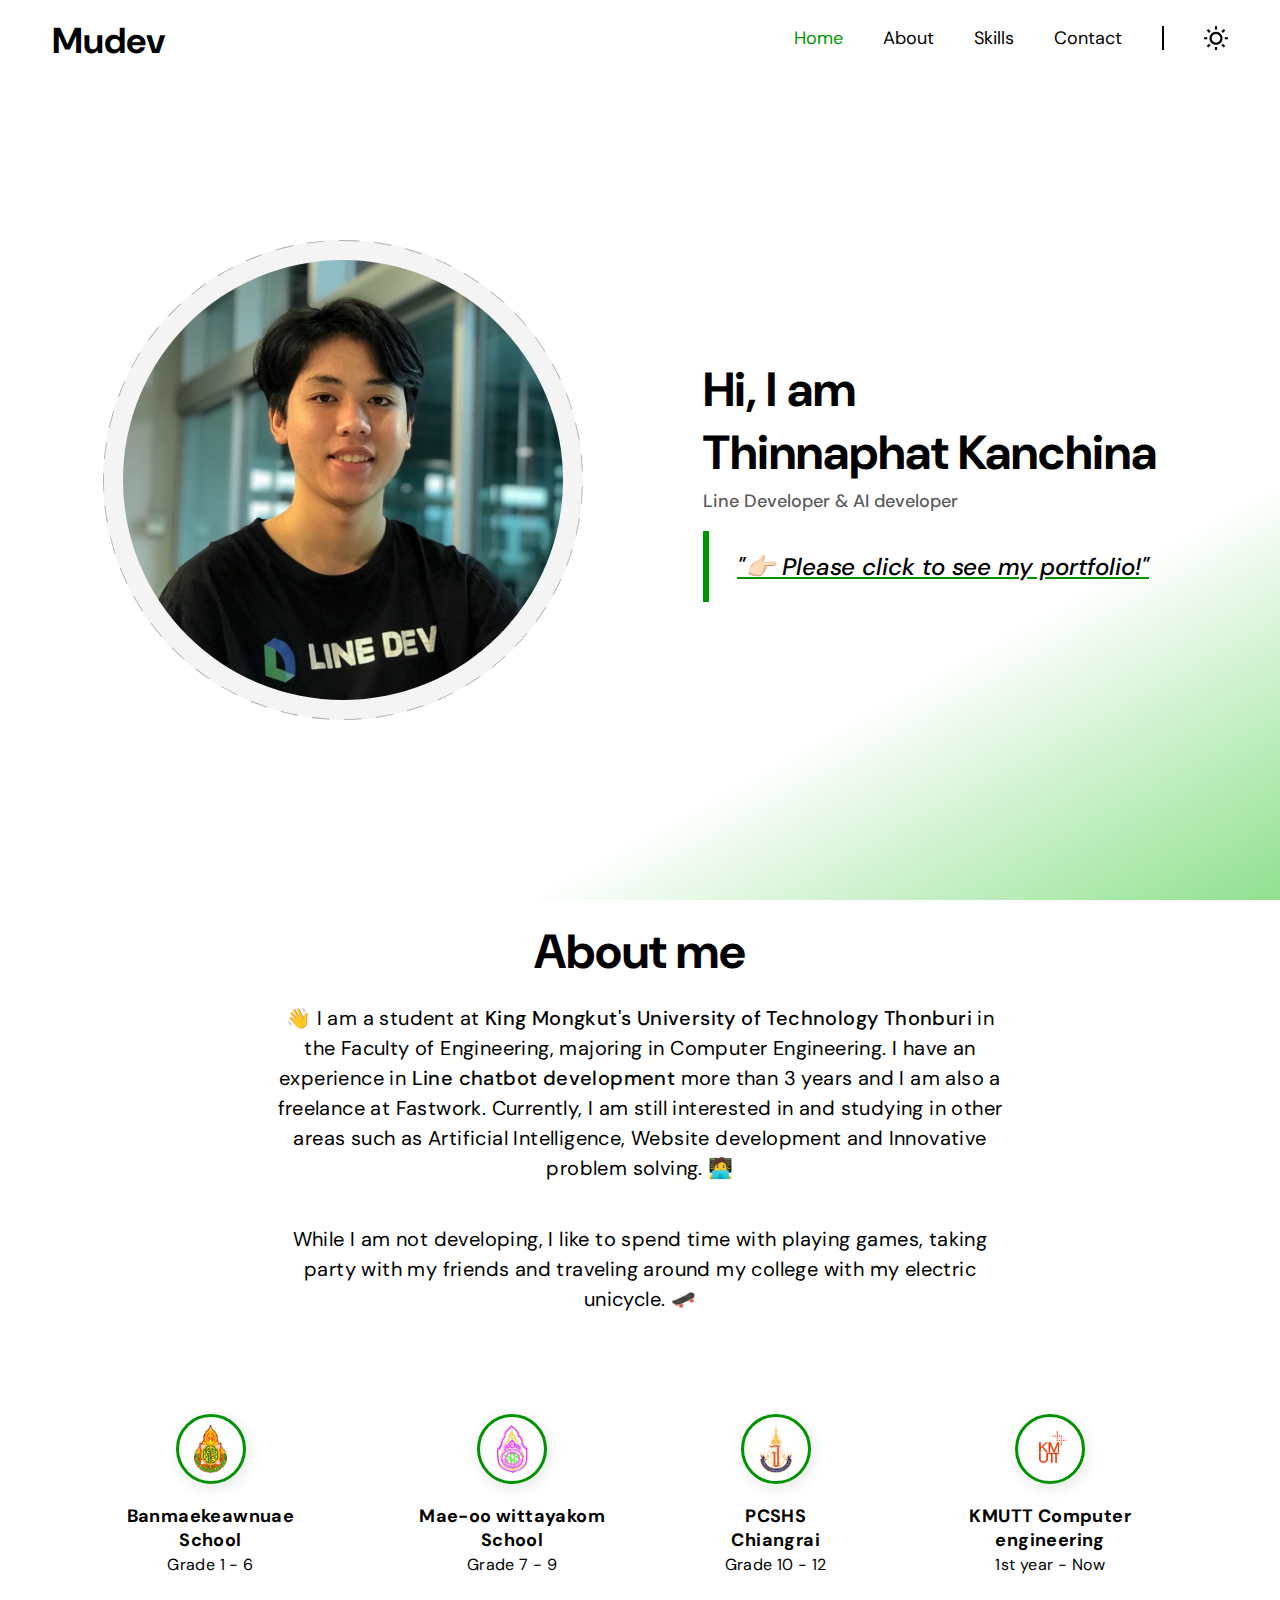
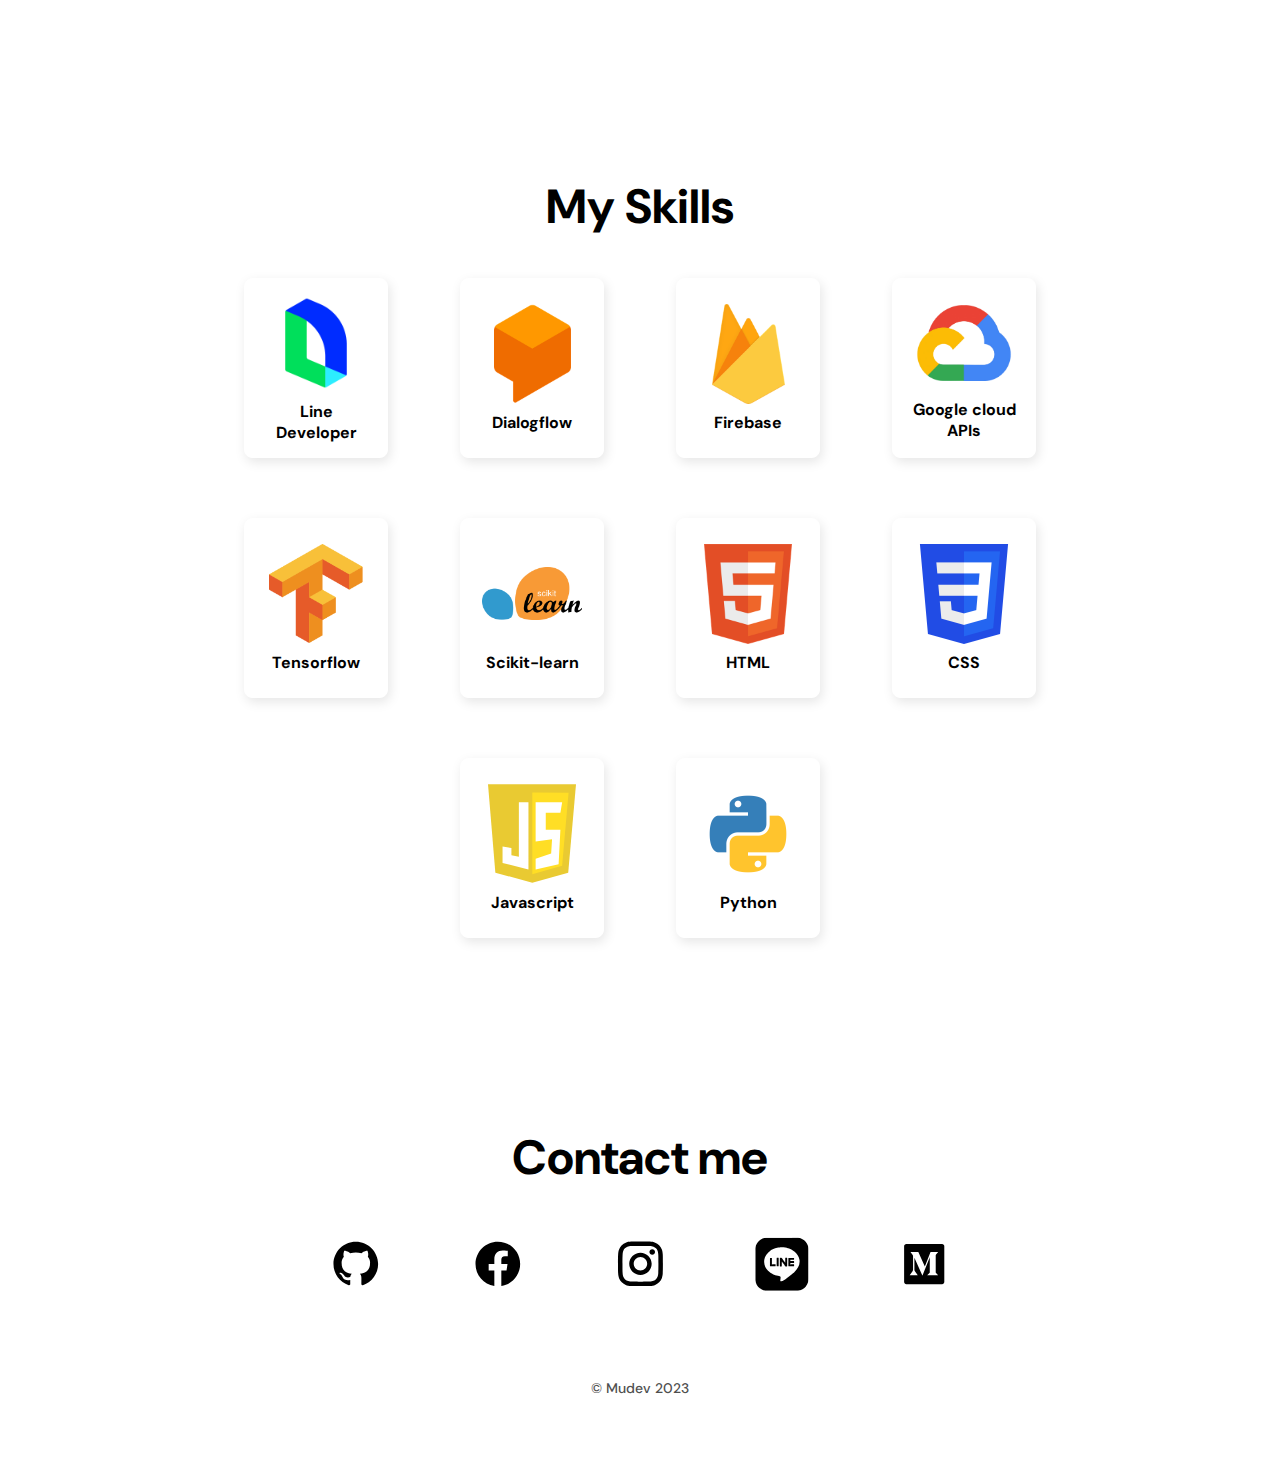
<file: index.html>
<!DOCTYPE html>
<html lang="en">

<head>
    <meta charset="UTF-8">
    <meta name="viewport" content="width=device-width, initial-scale=1.0">
    <title>Mudev</title>

    <link rel="shortcut icon" href="./assets/tab-logo.ico" type="image/x-icon">
    <link rel="stylesheet" href="style.css">

    <link rel="preconnect" href="https://fonts.googleapis.com">
    <link rel="preconnect" href="https://fonts.gstatic.com" crossorigin>
    <link
        href="https://fonts.googleapis.com/css2?family=Chakra+Petch:wght@300&family=DM+Sans:ital,opsz,wght@0,9..40,400;0,9..40,500;0,9..40,700;1,9..40,500&family=Kanit:wght@200;300;400;500&display=swap"
        rel="stylesheet">
</head>

<body>

    <!-- Navbar -->
    <nav class="navbar">
        <h1>Mudev</h1>

        <ul class="nav-menu">
            <li class="navitem"><a href=".hero" class="active">Home</a></li>
            <li class="navitem"><a href=".about_me">About</a></li>
            <li class="navitem"><a href=".my_skills">Skills</a></li>
            <li class="navitem"><a href=".contact_me">Contact</a></li>
            <li><span class="line-span-nav"></span></li>
            <li id="theme-toggle">
                <img src="./assets/light.svg" alt="light mode" id="theme-icon">
            </li>
        </ul>
    </nav>

    <!-- Container -->
    <div class="container">

        <!-- Hero -->
        <div class="hero" id="hero">
            <div class="image-profile">
                <div class="img-box">
                    <img src="./assets/profile.png" alt="profile">
                </div>
            </div>
            <div class="describe-box">
                <h2>Hi, I am</h2>
                <div class="loader">
                    <h2>Thinnaphat Kanchina</h2>
                </div>
                <p>Line Developer & AI developer</p>

                <div class="quote">
                    <a href="https://drive.google.com/file/d/1EUzDxtphLqWc12WTOeErF1FswBk91vkL/view"><h3>"👉🏻 Please click to see my portfolio!"</h3></a>
                </div>
            </div>
        </div>

        <!-- About me -->
        <div class="about-me" id="about_me">
            <h2>About me</h2>
            <div class="paragraph">
                <p>👋 I am a student at <b>King Mongkut's University of Technology Thonburi</b> in the Faculty of
                    Engineering,
                    majoring in Computer Engineering. I have an experience in <b>Line chatbot development</b> more than
                    3 years
                    and I am also a freelance at Fastwork. Currently, I am still interested in and studying in other
                    areas
                    such as Artificial Intelligence, Website development and Innovative problem solving. 🧑‍💻
                </p>
                <br>
                <p>
                    While I am not developing, I like to spend time with playing games, taking party with my friends and
                    traveling around my college with my electric unicycle. 🛹
                </p>
            </div>

            <div class="edu-box">
                <div class="item">
                    <div class="school-img">
                        <img src="./assets/school1.png">
                    </div>
                    <p class="school-name">Banmaekeawnuae School</p>
                    <p class="grade">Grade 1 - 6</p>
                </div>
                <div class="item">
                    <div class="school-img">
                        <img src="./assets/school2.jpg">
                    </div>
                    <p class="school-name">Mae-oo wittayakom School</p>
                    <p class="grade">Grade 7 - 9</p>
                </div>
                <div class="item">
                    <div class="school-img">
                        <img src="./assets/school3.png">
                    </div>
                    <p class="school-name">PCSHS Chiangrai</p>
                    <p class="grade">Grade 10 - 12</p>
                </div>
                <div class="item">
                    <div class="school-img">
                        <img src="./assets/school4.png">
                    </div>
                    <p class="school-name">KMUTT Computer engineering</p>
                    <p class="grade">1st year - Now</p>
                </div>
            </div>
        </div>

        <!-- My Skills -->
        <div class="my-skills" id="my_skills">
            <h2>My Skills</h2>
            <div class="skills-box">
                <div class="item">
                    <div class="skill-img">
                        <img src="./assets/sk1.png">
                    </div>
                    <p class="skill-name">Line Developer</p>
                </div>

                <div class="item">
                    <div class="skill-img">
                        <img src="./assets/sk2.png">
                    </div>
                    <p class="skill-name">Dialogflow</p>
                </div>

                <div class="item">
                    <div class="skill-img">
                        <img src="./assets/sk3.png">
                    </div>
                    <p class="skill-name">Firebase</p>
                </div>

                <div class="item">
                    <div class="skill-img">
                        <img src="./assets/sk4.png">
                    </div>
                    <p class="skill-name">Google cloud APIs</p>
                </div>

                <div class="item">
                    <div class="skill-img">
                        <img src="./assets/sk5.png">
                    </div>
                    <p class="skill-name">Tensorflow</p>
                </div>

                <div class="item">
                    <div class="skill-img">
                        <img src="./assets/sk6.png">
                    </div>
                    <p class="skill-name">Scikit-learn</p>
                </div>

                <div class="item">
                    <div class="skill-img">
                        <img src="./assets/sk7.png">
                    </div>
                    <p class="skill-name">HTML</p>
                </div>

                <div class="item">
                    <div class="skill-img">
                        <img src="./assets/sk8.png">
                    </div>
                    <p class="skill-name">CSS</p>
                </div>

                <div class="item">
                    <div class="skill-img">
                        <img src="./assets/sk9.svg">
                    </div>
                    <p class="skill-name">Javascript</p>
                </div>

                <div class="item">
                    <div class="skill-img">
                        <img src="./assets/sk10.png">
                    </div>
                    <p class="skill-name">Python</p>
                </div>
            </div>
        </div>

        <!-- Contact me -->
        <div class="contact-me" id="contact_me">
            <h2>Contact me</h2>
            <div class="contact-box">
                <div class="item">
                    <div class="contact-img">
                        <a href="https://github.com/Muaykillz">
                            <img src="./assets/ct1-l.svg">
                        </a>
                    </div>
                </div>

                <div class="item">
                    <div class="contact-img">
                        <a href="https://www.facebook.com/profile.php?id=100004185094386">
                            <img src="./assets/ct2-l.svg">
                        </a>
                    </div>
                </div>

                <div class="item">
                    <div class="contact-img">
                        <a href="https://www.instagram.com/muay_killz/">
                            <img src="./assets/ct3-l.svg">
                        </a>
                    </div>
                </div>

                <div class="item">
                    <div class="contact-img">
                        <a href="https://line.me/ti/p/zVJiwWMuQ6">
                            <img src="./assets/ct4-l.svg">
                        </a>
                    </div>
                </div>

                <div class="item">
                    <div class="contact-img">
                        <a href="https://medium.com/@mzgamer3360">
                            <img src="./assets/ct5-l.svg">
                        </a>
                    </div>
                </div>
            </div>

            <p class="credit">© Mudev 2023</p>
        </div>
    </div>

    <script src="./script.js"></script>

</body>

</html>
</file>
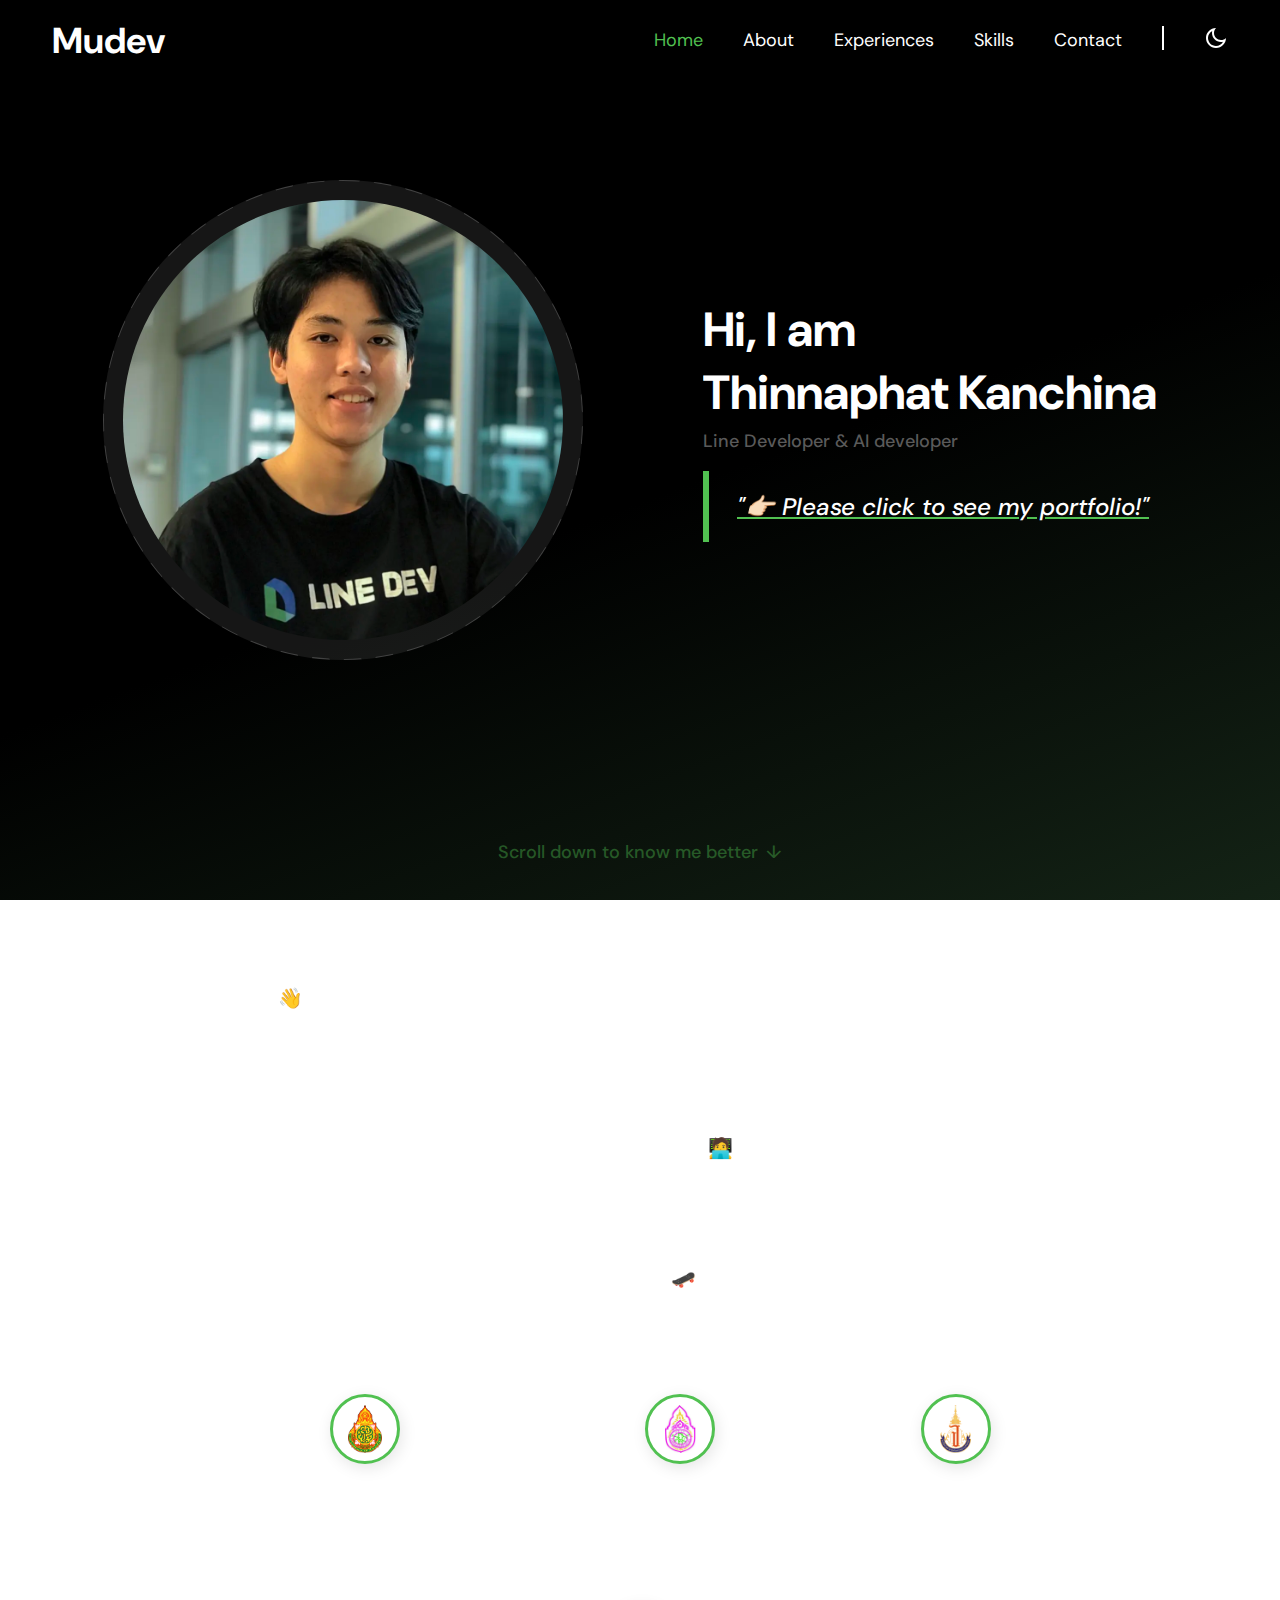
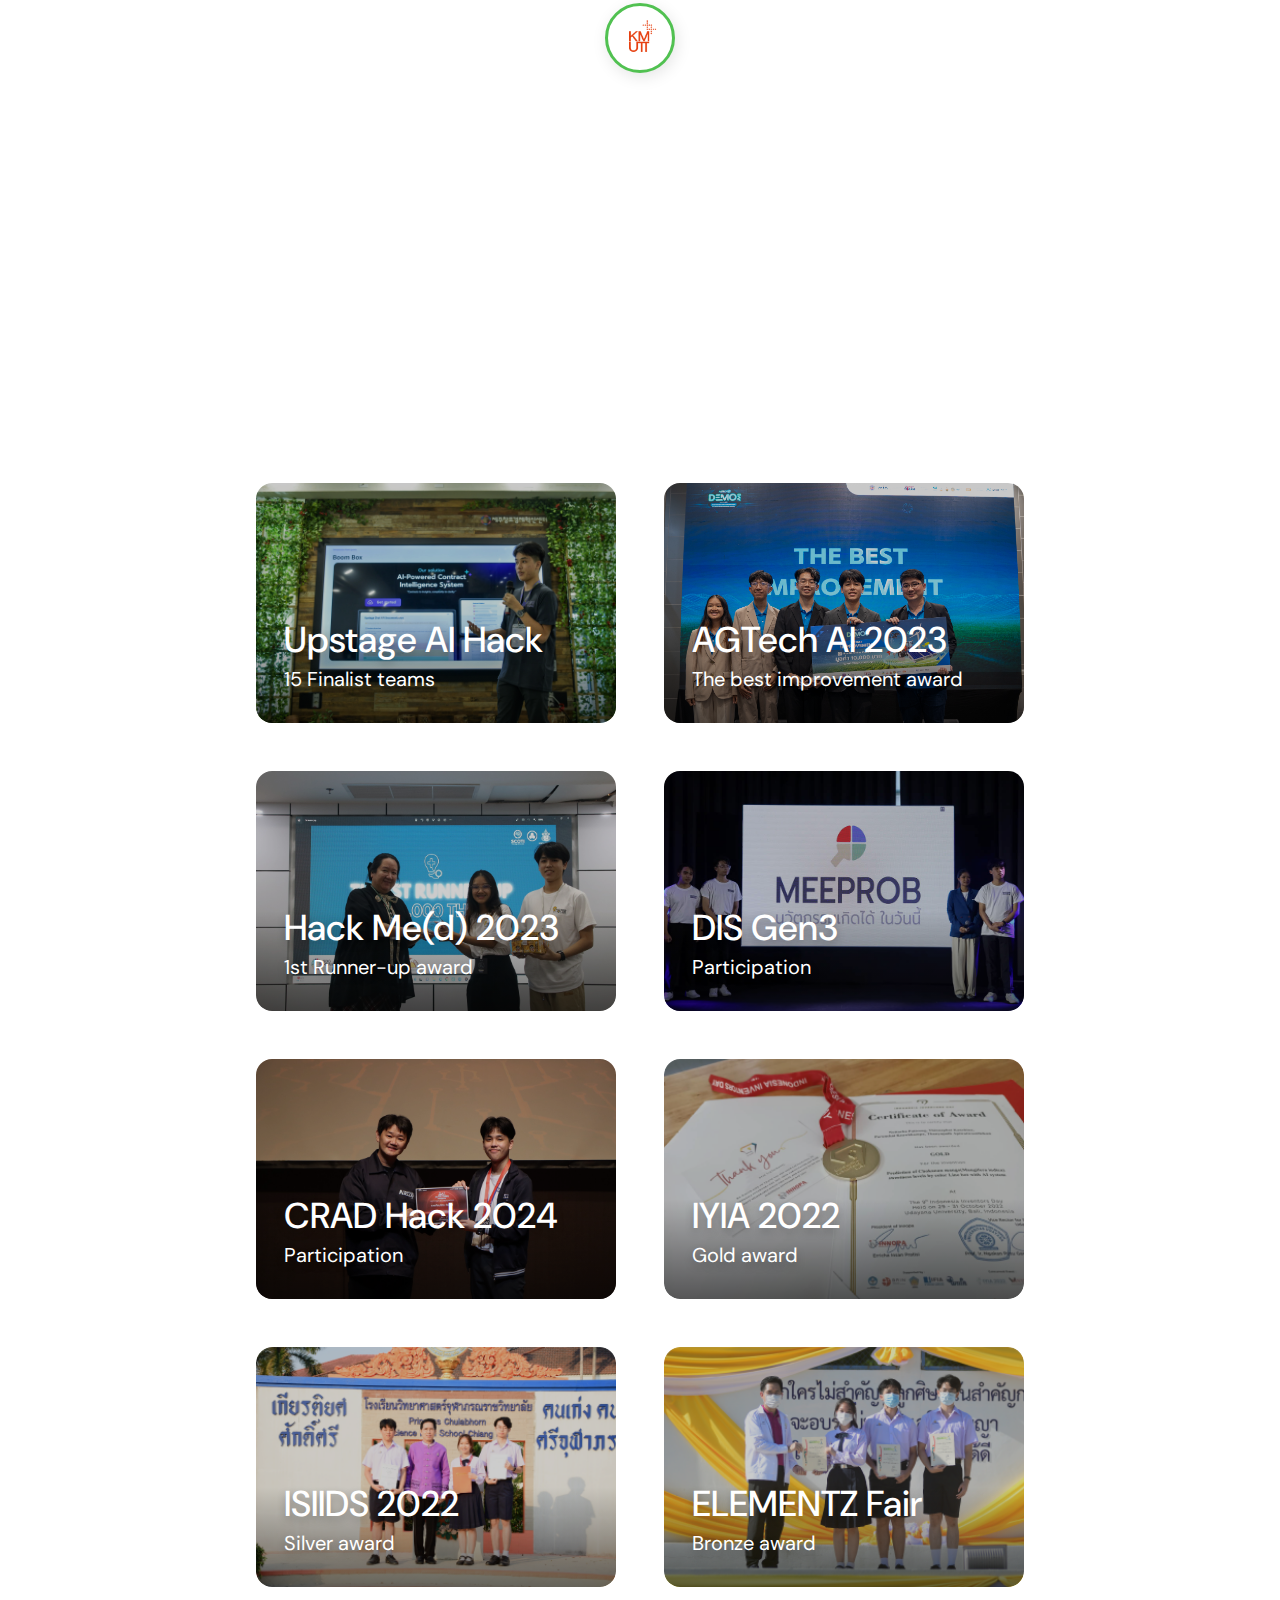
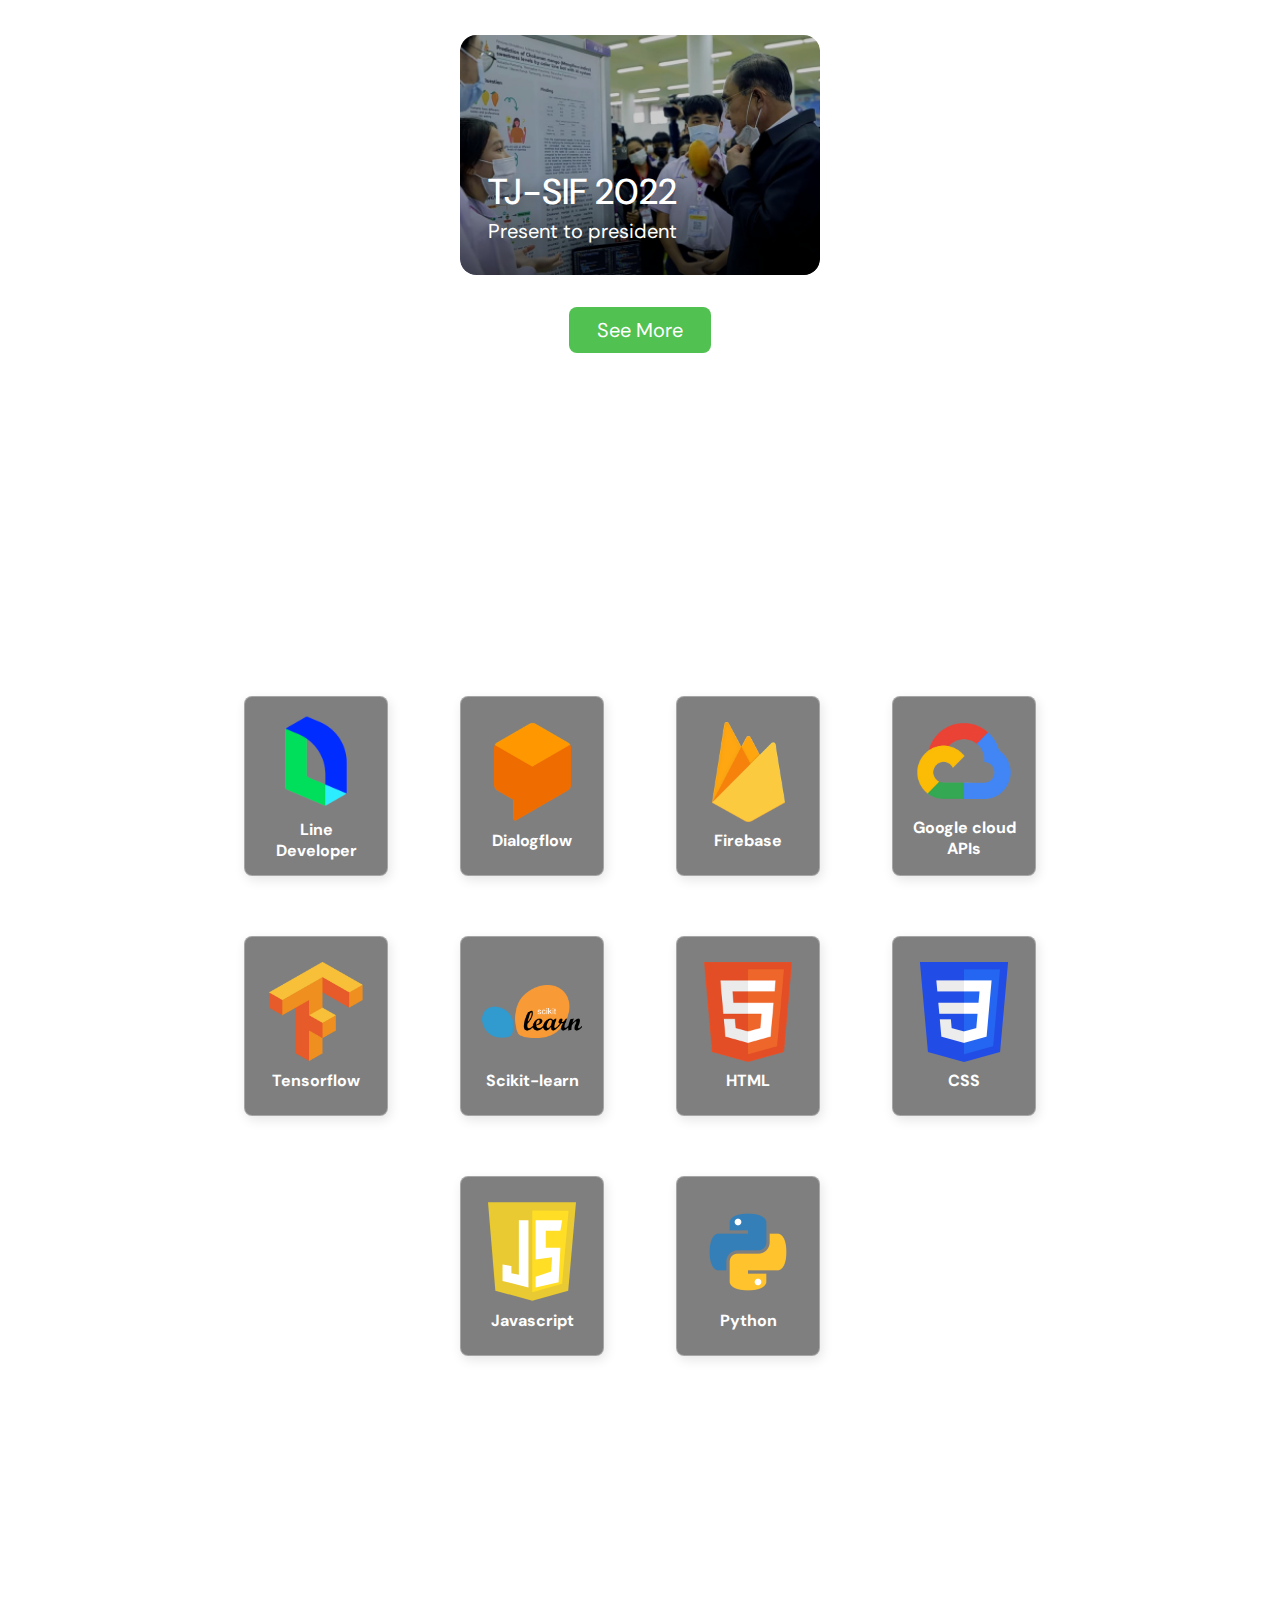
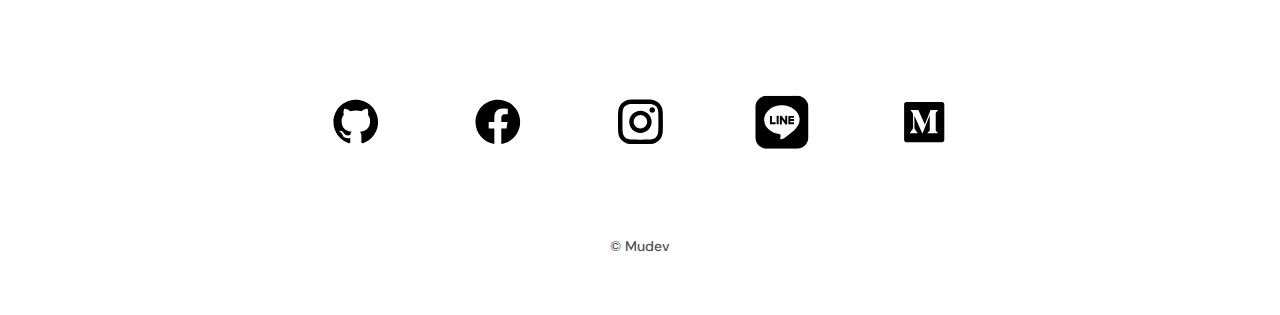
<file: public/index.html>
<!DOCTYPE html>
<html lang="en">
  <head>
    <meta charset="UTF-8" />
    <meta name="viewport" content="width=device-width, initial-scale=1.0" />
    <title>Mudev</title>

    <link
      rel="shortcut icon"
      href="./assets/tab-logo.ico"
      type="image/x-icon"
    />
    <link rel="stylesheet" href="style.css" />
    <link rel="stylesheet" href="style-mobile.css" />

    <link rel="preconnect" href="https://fonts.googleapis.com" />
    <link rel="preconnect" href="https://fonts.gstatic.com" crossorigin />
    <link
      href="https://fonts.googleapis.com/css2?family=Chakra+Petch:wght@300&family=DM+Sans:ital,opsz,wght@0,9..40,300;0,9..40,400;0,9..40,500;0,9..40,700;1,9..40,500&family=Kanit:wght@200;300;400;500&display=swap"
      rel="stylesheet"
    />

    <!-- add social media banner -->
    <meta
      property="og:image"
      content="https://mudev-portfolio.web.app/https://i.ibb.co/4Z9GRN6/Mac-Book-Pro-1718021991448.jpg"
    />
  </head>

  <body>
    <!-- Navbar -->
    <nav class="navbar">
      <h1>Mudev</h1>
      <input
        hidden=""
        class="check-icon"
        id="check-icon"
        name="check-icon"
        type="checkbox"
      />
      <label class="icon-menu" for="check-icon">
        <div class="bar bar--1"></div>
        <div class="bar bar--2"></div>
        <div class="bar bar--3"></div>
      </label>
      <ul class="nav-menu">
        <li class="navitem"><a href=".hero" class="active">Home</a></li>
        <li class="nav-line"></li>
        <li class="navitem"><a href=".about_me">About</a></li>
        <li class="nav-line"></li>
        <li class="navitem"><a href=".experiences">Experiences</a></li>
        <li class="nav-line"></li>
        <li class="navitem"><a href=".my_skills">Skills</a></li>
        <li class="nav-line"></li>
        <li class="navitem"><a href=".contact_me">Contact</a></li>
        <li class="nav-line"></li>
        <li class="nav-item-desktop"><span class="line-span-nav"></span></li>
        <li class="navitem nav-item-desktop" id="theme-toggle-desktop">
          <img
            src="./assets/light.svg"
            alt="light mode"
            id="theme-icon-desktop"
          />
        </li>
        <li class="navitem nav-item-mobile" id="theme-toggle-mobile">
          <div class="theme-switch">
            <img
              src="./assets/light.svg"
              alt="light mode"
              id="theme-icon-mobile"
            />
            <span class="theme-text">Appearance</span>
          </div>
        </li>
      </ul>
    </nav>

    <!-- Container -->
    <div class="container">
      <!-- Hero -->
      <div class="hero" id="hero">
        <div class="image-profile">
          <div class="img-box">
            <img src="./assets/profile.webp" alt="profile" />
          </div>
        </div>
        <div class="describe-box">
          <h2>Hi, I am</h2>
          <div class="loader">
            <h2>Thinnaphat Kanchina</h2>
          </div>
          <p>Line Developer & AI developer</p>

          <div class="quote">
            <a
              href="https://drive.google.com/file/d/1EUzDxtphLqWc12WTOeErF1FswBk91vkL/view"
              target="_blank"
            >
              <h3>"👉🏻 Please click to see my portfolio!"</h3>
            </a>
          </div>
        </div>
      </div>

      <!-- Know me more -->
      <div class="scroll-invite">
        <p>Scroll down to know me better</p>
        <p>↓</p>
      </div>

      <!-- About me -->
      <div class="about-me" id="about_me">
        <h2>About me</h2>
        <div class="paragraph">
          <p>
            👋 I am a student at
            <b>King Mongkut's University of Technology Thonburi</b> in the
            Faculty of Engineering, majoring in Computer Engineering. I have an
            experience in <b>Line chatbot development</b> more than 3 years and
            I am also a freelance at Fastwork. Currently, I am still interested
            in and studying in other areas such as Artificial Intelligence,
            Website development and Innovative problem solving. 🧑‍💻
          </p>
          <br />
          <p>
            While I am not developing, I like to spend time with playing games,
            taking party with my friends and traveling around my college with my
            electric unicycle. 🛹
          </p>
        </div>

        <div class="edu-box">
          <div class="item">
            <div class="school-img">
              <img src="./assets/school1.png" />
            </div>
            <p class="school-name">Banmaekeawnuae School</p>
            <p class="grade">Grade 1 - 6</p>
          </div>
          <div class="item">
            <div class="school-img">
              <img src="./assets/school2.jpg" />
            </div>
            <p class="school-name">Mae-oo wittayakom School</p>
            <p class="grade">Grade 7 - 9</p>
          </div>
          <div class="item">
            <div class="school-img">
              <img src="./assets/school3.png" />
            </div>
            <p class="school-name">PCSHS Chiangrai</p>
            <p class="grade">Grade 10 - 12</p>
          </div>
          <div class="item">
            <div class="school-img">
              <img src="./assets/school4.png" />
            </div>
            <p class="school-name">KMUTT Computer engineering</p>
            <p class="grade">1st year - Now</p>
          </div>
        </div>
      </div>

      <!-- Experiences -->
      <div class="experiences" id="experiences">
        <h2>Experiences</h2>
        <p>Click card to see info.</p>
        <div class="exp-box" id="exp-box"></div>
        <button class="see-more" id="see-more">See More</button>
      </div>

      <!-- My Skills -->
      <div class="my-skills" id="my_skills">
        <h2>My Skills</h2>
        <div class="skills-box">
          <div class="item">
            <div class="skill-img">
              <img src="./assets/sk1.png" />
            </div>
            <p class="skill-name">Line Developer</p>
          </div>

          <div class="item">
            <div class="skill-img">
              <img src="./assets/sk2.png" />
            </div>
            <p class="skill-name">Dialogflow</p>
          </div>

          <div class="item">
            <div class="skill-img">
              <img src="./assets/sk3.png" />
            </div>
            <p class="skill-name">Firebase</p>
          </div>

          <div class="item">
            <div class="skill-img">
              <img src="./assets/sk4.png" />
            </div>
            <p class="skill-name">Google cloud APIs</p>
          </div>

          <div class="item">
            <div class="skill-img">
              <img src="./assets/sk5.png" />
            </div>
            <p class="skill-name">Tensorflow</p>
          </div>

          <div class="item">
            <div class="skill-img">
              <img src="./assets/sk6.png" />
            </div>
            <p class="skill-name">Scikit-learn</p>
          </div>

          <div class="item">
            <div class="skill-img">
              <img src="./assets/sk7.png" />
            </div>
            <p class="skill-name">HTML</p>
          </div>

          <div class="item">
            <div class="skill-img">
              <img src="./assets/sk8.png" />
            </div>
            <p class="skill-name">CSS</p>
          </div>

          <div class="item">
            <div class="skill-img">
              <img src="./assets/sk9.svg" />
            </div>
            <p class="skill-name">Javascript</p>
          </div>

          <div class="item">
            <div class="skill-img">
              <img src="./assets/sk10.png" />
            </div>
            <p class="skill-name">Python</p>
          </div>
        </div>
      </div>

      <!-- Contact me -->
      <div class="contact-me" id="contact_me">
        <h2>Contact me</h2>
        <div class="contact-box">
          <div class="item">
            <div class="contact-img">
              <a href="https://github.com/Muaykillz" target="_blank">
                <img src="./assets/ct1-l.svg" />
              </a>
            </div>
          </div>

          <div class="item">
            <div class="contact-img">
              <a
                href="https://www.facebook.com/profile.php?id=100004185094386"
                target="_blank"
              >
                <img src="./assets/ct2-l.svg" />
              </a>
            </div>
          </div>

          <div class="item">
            <div class="contact-img">
              <a href="https://www.instagram.com/muay_killz/" target="_blank">
                <img src="./assets/ct3-l.svg" />
              </a>
            </div>
          </div>

          <div class="item">
            <div class="contact-img">
              <a href="https://line.me/ti/p/zVJiwWMuQ6" target="_blank">
                <img src="./assets/ct4-l.svg" />
              </a>
            </div>
          </div>

          <div class="item">
            <div class="contact-img">
              <a href="https://medium.com/@mzgamer3360" target="_blank">
                <img src="./assets/ct5-l.svg" />
              </a>
            </div>
          </div>
        </div>

        <p class="credit">© Mudev</p>
      </div>
    </div>

    <script src="./script.js"></script>
    <script src="./exp-manager.js"></script>
  </body>
</html>
</file>
<file: style.css>
:root {
    --primary-color: #000;
    --highlight-color: #009300;
    --highlight-img-color: invert(30%) sepia(85%) saturate(3304%) hue-rotate(100deg) brightness(96%) contrast(105%);
    --background-color: linear-gradient(151deg, #FFF 73.8%, #00B900 134%);
    --background-color-m: #fff;
    --h1-size: 36px;
    --h1-weight: 700;
    --h2-size: 48px;
    --h2-weight: 700;
    --h3-size: 24px;
    --h3-weight: 500;
    --p-size: 18px;
    --p-weight: 500;

    --hero-bg-color: #cacaca33;
    --hero-border: url("data:image/svg+xml,%3csvg width='100%25' height='100%25' xmlns='http://www.w3.org/2000/svg'%3e%3crect width='100%25' height='100%25' fill='none' rx='480' ry='480' stroke='%2333333355' stroke-width='2' stroke-dasharray='16' stroke-dashoffset='0' stroke-linecap='round'/%3e%3c/svg%3e");

    --skill-bg-color: #fff;
    --skill-border-color: #fff;
}

* {
    box-sizing: border-box;
    padding: 0;
    margin: 0;
    font-family: "DM Sans", sans-serif;
}

body {
    background-image: var(--background-color);
    background-attachment: fixed;
    height: 100vh;
}

h2 {
    color: var(--primary-color);
    font-size: var(--h2-size);
    font-style: normal;
    font-weight: var(--h2-weight);
    line-height: normal;
}

p {
    color: var(--primary-color);
    font-size: var(--p-size);
    font-style: normal;
    font-weight: var(--p-weight);
    line-height: normal;
}


/* Navbar */
.navbar {
    height: 80px;
    display: flex;
    align-items: center;
    padding: 24px 52px;
    position: sticky;
    top: 0;
    background-color: var(--background-color-m);
    z-index: 100;
    width: 100%;
}

.navbar.sticky {
    position: fixed;
    top: 0;
    background-color: var(--background-color-m);
    z-index: 100;
    width: 100%;
}

.navbar h1 {
    color: var(--primary-color);
    font-size: var(--h1-size);
    font-style: normal;
    font-weight: var(--h1-weight);
    line-height: normal;
}

.nav-menu {
    list-style-type: none;
    margin-left: auto;
    padding: 0;
    overflow: hidden;
}

.nav-menu li {
    float: left;
    margin-left: 40px;
}

.nav-menu li a {
    color: var(--primary-color);
    text-decoration: none;
    font-size: 18px;
    font-style: normal;
    font-weight: 400;
    line-height: normal;
    transition: 0.25s;
}

.nav-menu li a:hover {
    color: var(--highlight-color);
    text-shadow: 0px 0px 10px #B1B1B199;
}

.nav-menu li a.active {
    color: var(--highlight-color);
}

.nav-menu li img {
    transition: 0.25s;
}

.nav-menu li img:hover {
    filter: var(--highlight-img-color);
    cursor: pointer;
}

.line-span-nav {
    width: 2px;
    height: 24px;
    background-color: var(--primary-color);
    display: inline-block;
}


/* Container */
.container {
    padding: 0px 100px;
    display: flex;
    flex-direction: column;
    gap: 200px;
}

/* Hero */
.hero {
    display: flex;
    justify-content: center;
    align-items: center;
    gap: 120px;
    margin-top: 160px;
}

.hero .image-profile {
    width: 480px;
    height: 480px;
    flex-shrink: 0;
    overflow: hidden;
    padding: 20px;
    background-color: var(--hero-bg-color);
    background-image: var(--hero-border);
    border-radius: 480px;
}

.image-profile .img-box {
    width: 100%;
    height: 100%;
    border-radius: 50%;
    overflow: hidden;
    position: relative;
}

.image-profile .img-box img {
    object-fit: cover;
    width: 108%;
    position: absolute;
    top: -80px;
    /* left: 16px; */
}

.hero .describe-box p {
    color: #5A5A5A;
    font-size: var(--p-size);
    font-style: normal;
    font-weight: var(--p-weight);
    line-height: normal;
}

.hero .describe-box .loader h2 {
    display: inline-block;
    overflow: hidden;
    white-space: nowrap;
    padding-right: 2px;
    border-right: 2px solid transparent;
    animation: typing 1.2s steps(20, end), blink-caret 1s step-end infinite;
}

@keyframes typing {
    from {
        width: 0;
    }

    to {
        width: 100%;
    }
}

@keyframes blink-caret {

    from,
    to {
        border-color: transparent;
    }

    50% {
        border-color: var(--primary-color);
    }
}



.describe-box .quote {
    margin-top: 18px;
    border-left: 6px solid var(--highlight-color);
    padding: 20px 28px;
}

.quote h3 {
    color: var(--primary-color);
    font-size: var(--h3-size);
    font-style: italic;
    font-weight: var(--h3-weight);
    line-height: normal;
}

.quote a {
    text-decoration: underline;
    text-decoration-color: var(--highlight-color);
}



/* About me */
.about-me {
    text-align: center;
}

.about-me .paragraph {
    padding: 0px 16%;
}

.about-me p {
    margin-top: 20px;
    font-size: 20px;
    font-style: normal;
    font-weight: 400;
    line-height: 30px;
    letter-spacing: 0.4px;
}

.about-me b {
    font-weight: 500;
}

.about-me .edu-box {
    margin-top: 100px;
    display: flex;
    justify-content: center;
    gap: 72px;
}

.edu-box .item {
    display: flex;
    flex-direction: column;
    align-items: center;
    justify-content: center;
}

.item .school-img {
    width: 70px;
    height: 70px;
    padding: 8px;
    border: 3.2px solid var(--highlight-color);
    border-radius: 50%;
    background-color: #FFF;
    box-shadow: 2px 4px 16px rgba(0, 0, 0, 0.10);
}

.item .school-img img {
    height: 100%;
    object-fit: cover;
}

.item p.school-name {
    font-weight: 700;
    font-size: 18px;
    line-height: normal;
}

.item .grade {
    margin-top: 2px;
    font-size: 16px;
    line-height: normal;
}


/* My Skills */
.my-skills {
    text-align: center;
    padding: 0px 100px;
}

.my-skills .skills-box {
    margin-top: 40px;
    display: flex;
    justify-content: center;
    gap: 72px;
    flex-wrap: wrap;
}

.skills-box .item {
    width: 144px;
    height: 180px;
    padding: 16px;
    background-color: var(--skill-bg-color);
    border: 1px solid var(--skill-border-color);
    border-radius: 8px;
    box-shadow: 2px 4px 12px rgba(0, 0, 0, 0.10);

    display: flex;
    flex-direction: column;
    justify-content: center;
    align-items: center;
    gap: 8px;

    margin-bottom: -12px;
}

.item .skill-img {
    width: 100px;
    height: 100px;
    display: flex;
    justify-content: center;
    align-items: center;
}

.skill-img img {
    max-height: 100%;
    max-width: 100%;
    object-fit: cover;
}

.item .skill-name {
    font-weight: 700;
    font-size: 16px;
    line-height: normal;
}

/* Contact me */
.contact-me {
    text-align: center;
    padding: 0px 100px;
}

.contact-me .contact-box {
    margin-top: 40px;
    display: flex;
    justify-content: center;
    gap: 72px;
}

.contact-box .item {
    display: flex;
    flex-direction: column;
    align-items: center;
    justify-content: center;

}

.item .contact-img {
    width: 70px;
    height: 70px;
    padding: 8px;
    border-radius: 50%;
    background-color: #FFF;
    overflow: hidden;
}

.item .contact-img img {
    height: 100%;
    object-fit: cover;
}

.contact-me .credit {
    margin-top: 80px;
    color: #4F4F4F;
    font-size: 14px;
    font-style: normal;
    font-weight: 500;
    line-height: normal;
    margin-bottom: 60px;
}
</file>
<file: public/style.css>
:root {
    --primary-color: #000;
    --highlight-color: #009300;
    --highlight-img-color: invert(30%) sepia(85%) saturate(3304%) hue-rotate(100deg) brightness(96%) contrast(105%);
    --background-color: linear-gradient(151deg, #FFF 73.8%, #00B900 134%);
    --background-color-m: #fff;
    --h1-size: 36px;
    --h1-weight: 700;
    --h2-size: 48px;
    --h2-weight: 700;
    --h3-size: 24px;
    --h3-weight: 500;
    --p-size: 18px;
    --p-weight: 500;

    --hero-bg-color: #dadada33;
    --hero-border: url("data:image/svg+xml,%3csvg width='100%25' height='100%25' xmlns='http://www.w3.org/2000/svg'%3e%3crect width='100%25' height='100%25' fill='none' rx='480' ry='480' stroke='%2333333355' stroke-width='2' stroke-dasharray='16' stroke-dashoffset='0' stroke-linecap='round'/%3e%3c/svg%3e");

    --skill-bg-color: #fff;
    --skill-border-color: #fff;
}

* {
    box-sizing: border-box;
    padding: 0;
    margin: 0;
    font-family: "DM Sans", sans-serif;
}

body {
    background-image: var(--background-color);
    background-attachment: fixed;
    height: 100vh;
}

h2 {
    color: var(--primary-color);
    font-size: var(--h2-size);
    font-style: normal;
    font-weight: var(--h2-weight);
    line-height: normal;
}

p {
    color: var(--primary-color);
    font-size: var(--p-size);
    font-style: normal;
    font-weight: var(--p-weight);
    line-height: normal;
}


/* Navbar */
.navbar {
    height: 80px;
    display: flex;
    align-items: center;
    padding: 24px 52px;
    position: sticky;
    top: 0;
    background-color: var(--background-color-m);
    z-index: 100;
    width: 100%;
}

.navbar.sticky {
    position: fixed;
    top: 0;
    background-color: var(--background-color-m);
    z-index: 100;
    width: 100%;
}

.navbar h1 {
    color: var(--primary-color);
    font-size: var(--h1-size);
    font-style: normal;
    font-weight: var(--h1-weight);
    line-height: normal;
}

.nav-menu {
    list-style-type: none;
    margin-left: auto;
    padding: 0;
    overflow: hidden;
    display: flex;
    align-items: center;
}

.nav-menu li {
    margin-left: 40px;
}

.nav-menu li a {
    color: var(--primary-color);
    text-decoration: none;
    font-size: 18px;
    font-style: normal;
    font-weight: 400;
    line-height: normal;
    transition: 0.25s;
}

.nav-menu li a:hover {
    color: var(--highlight-color);
    text-shadow: 0px 0px 10px #B1B1B199;
}

.nav-menu li a.active {
    color: var(--highlight-color);
}

.nav-menu li img {
    transition: 0.25s;
}

.nav-menu li img:hover {
    filter: var(--highlight-img-color);
    cursor: pointer;
}

.line-span-nav {
    width: 2px;
    height: 24px;
    background-color: var(--primary-color);
    display: inline-block;
}

.nav-line {
    display: none;
}

.theme-switch {
    display: flex;
    align-items: center;
    cursor: pointer;
}

.theme-text {
    margin-left: 8px;
    font-size: 16px;
    color: var(--primary-color);
}

.nav-item-mobile {
    display: none;
}

.icon-menu {
    --gap: 5px;
    --height-bar: 2.5px;
    --pos-y-bar-one: 0;
    --pos-y-bar-three: 0;
    --scale-bar: 1;
    --rotate-bar-one: 0;
    --rotate-bar-three: 0;
    width: 25px;
    display: none;
    flex-direction: column;
    gap: var(--gap);
    cursor: pointer;
    position: relative;
    margin-left: auto;
    /* Add this line to push the icon to the right */
}

.bar {
    position: relative;
    height: var(--height-bar);
    width: 100%;
    border-radius: .5rem;
    background-color: var(--primary-color);
}

.bar--1 {
    top: var(--pos-y-bar-one);
    transform: rotate(var(--rotate-bar-one));
    transition: top 100ms 50ms, transform 100ms;
}

.bar--2 {
    transform: scaleX(var(--scale-bar));
    transition: transform 75ms 50ms;
}

.bar--3 {
    bottom: var(--pos-y-bar-three);
    transform: rotate(var(--rotate-bar-three));
    transition: bottom 100ms 50ms, transform 100ms;
}

.check-icon:checked+.icon-menu>.bar--1 {
    transition: top 100ms, transform 100ms 50ms;
}

.check-icon:checked+.icon-menu>.bar--3 {
    transition: bottom 100ms, transform 100ms 50ms;
}

.check-icon:checked+.icon-menu {
    --pos-y-bar-one: calc(var(--gap) + var(--height-bar));
    --pos-y-bar-three: calc(var(--gap) + var(--height-bar));
    --scale-bar: 0;
    --rotate-bar-one: 45deg;
    --rotate-bar-three: -45deg;
}





/* Container */
.container {
    padding: 0px 100px;
    display: flex;
    flex-direction: column;
    gap: 240px;
}

/* Hero */
.hero {
    display: flex;
    justify-content: center;
    align-items: center;
    gap: 120px;
    margin-top: 180px;
}

.hero .image-profile {
    width: 480px;
    height: 480px;
    flex-shrink: 0;
    overflow: hidden;
    padding: 20px;
    background-color: var(--hero-bg-color);
    background-image: var(--hero-border);
    border-radius: 480px;
}

.image-profile .img-box {
    width: 100%;
    height: 100%;
    border-radius: 50%;
    overflow: hidden;
    position: relative;
}

.image-profile .img-box img {
    object-fit: cover;
    width: 108%;
    position: absolute;
    top: -80px;
    /* left: 16px; */
}

.hero .describe-box p {
    color: #5A5A5A;
    font-size: var(--p-size);
    font-style: normal;
    font-weight: var(--p-weight);
    line-height: normal;
}

.hero .describe-box .loader h2 {
    display: inline-block;
    overflow: hidden;
    white-space: nowrap;
    padding-right: 2px;
    border-right: 2px solid transparent;
    animation: typing 1.2s steps(20, end), blink-caret 1s step-end infinite;
}

@keyframes typing {
    from {
        width: 0;
    }

    to {
        width: 100%;
    }
}

@keyframes blink-caret {

    from,
    to {
        border-color: transparent;
    }

    50% {
        border-color: var(--primary-color);
    }
}



.describe-box .quote {
    margin-top: 18px;
    border-left: 6px solid var(--highlight-color);
    padding: 20px 28px;
}

.quote h3 {
    color: var(--primary-color);
    font-size: var(--h3-size);
    font-style: italic;
    font-weight: var(--h3-weight);
    line-height: normal;
}

.quote a {
    text-decoration: underline;
    text-decoration-color: var(--highlight-color);
}

.scroll-invite {
    position: absolute;
    display: flex;
    gap: 8px;
    bottom: 36px;
    left: 50%;
    transform: translateX(-50%);

    opacity: 1;
    transition: opacity 0.25s ease-in-out;
}

.scroll-invite.fade-out {
    opacity: 0;
}

.scroll-invite p {
    color: var(--highlight-color);
    opacity: 0.4;
    animation: moveUpDown 2s ease-in-out infinite;
}

@keyframes moveUpDown {

    0%,
    100% {
        transform: translateY(0);
    }

    50% {
        transform: translateY(-12px);
    }
}



/* About me */
.about-me {
    text-align: center;
}

.about-me .paragraph {
    padding: 0px 16%;
}

.about-me p {
    margin-top: 20px;
    font-size: 20px;
    font-style: normal;
    font-weight: 400;
    line-height: 30px;
    letter-spacing: 0.4px;
}

.about-me .edu-box {
    margin-top: 100px;
    display: flex;
    flex-direction: space-between;
    gap: 72px;
    flex-wrap: wrap;
    align-items: center;
    justify-content: center;
}

.edu-box .item {
    display: flex;
    flex-direction: column;
    align-items: center;
    justify-content: center;
}

.item .school-img {
    width: 70px;
    height: 70px;
    padding: 8px;
    border: 3.2px solid var(--highlight-color);
    border-radius: 50%;
    background-color: #FFF;
    box-shadow: 2px 4px 16px rgba(0, 0, 0, 0.10);
}

.item .school-img img {
    height: 100%;
    object-fit: cover;
}

.item p.school-name {
    font-weight: 700;
    font-size: 18px;
    line-height: normal;
}

.item .grade {
    margin-top: 2px;
    font-size: 16px;
    line-height: normal;
}


/* My Skills */
.my-skills {
    text-align: center;
    padding: 0px 100px;
    position: relative;
    top: 0;
}

.my-skills .skills-box {
    margin-top: 40px;
    display: flex;
    justify-content: center;
    flex-wrap: wrap;
    gap: 72px;
}

.skills-box .item {
    width: 144px;
    height: 180px;
    padding: 16px;
    background-color: var(--skill-bg-color);
    border: 1px solid var(--skill-border-color);
    border-radius: 8px;
    box-shadow: 2px 4px 12px rgba(0, 0, 0, 0.10);

    display: flex;
    flex-direction: column;
    justify-content: center;
    align-items: center;
    gap: 8px;

    margin-bottom: -12px;
}

.item .skill-img {
    width: 100px;
    height: 100px;
    display: flex;
    justify-content: center;
    align-items: center;
}

.skill-img img {
    max-height: 100%;
    max-width: 100%;
    object-fit: cover;
}

.item .skill-name {
    font-weight: 700;
    font-size: 16px;
    line-height: normal;
}

/* Experiences */
.experiences {
    text-align: center;
    padding: 0px 0px;
    display: flex;
    flex-direction: column;
    justify-content: center;
    align-items: center;

    & p {
        display: none;
        margin-top: 6px;
        font-weight: 300;
        opacity: 0.8;
    }
}
.exp-box {
    margin-top: 40px;
    gap: 48px;
    display: flex;
    justify-self: start;
    justify-content: center;
    flex-wrap: wrap;
}
.exp-box .item {
    width: 360px;
    height: 240px;
    border-radius: 16px;
    position: relative;
    overflow: hidden;
}

.exp-box .item .black-filter {
    position: absolute;
    width: 100%;
    height: 100%;
    background-color: rgba(0, 0, 0, 0.2);
    border-radius: 16px;
    z-index: 1;
}

.exp-box .item .shadow {
    position: absolute;
    width: 360px;
    height: 100px;
    bottom: 0;
    background: linear-gradient(180deg, rgba(0, 0, 0, 0) 0%, rgba(0, 0, 0, 0.5) 100%);
    border-radius: 0 0 16px 16px;
    z-index: 2;
}

.exp-box .item .content {
    position: absolute;
    width: 100%;
    height: 100%;
    display: flex;
    flex-direction: column;
    justify-content: end;
    align-items: start;
    color: white;
    text-align: center;
    line-height: 32px;
    padding: 28px;
    z-index: 3;
    text-shadow: 0px 4px 8px rgba(0, 0, 0, 0.25);

    & h2 {
        font-size: 36px;
        font-weight: 500;
        color: #fff;
    }

    & h4 {
        font-size: 20px;
        font-weight: 400;
    }

    & p {
        display: none;
        text-align: start;
        margin-top: 8px;
        font-size: 16px;
        line-height: 22px;
        font-weight: 300;
        color: #f1f1f1;
    }
}

.exp-box .item img {
    width: 100%;
    height: 100%;
    object-fit: cover;
    transition: all 0.2s ease-in-out;
}


.exp-box .item:hover .black-filter,
.exp-box .item:active .black-filter {
    background-color: rgba(0, 0, 0, 0.28);
    border: solid 1px rgba(255, 255, 255, 0.48);
}

.exp-box .item:hover .content,
.exp-box .item:active .content {

    & h4 {
        color: #5EE55E;
    }

    & p {
        display: block;
    }
}

.exp-box .item:hover img,
.exp-box .item:active img {
    filter: blur(12px)
}
.see-more {
    margin-top: 32px;
    padding: 10px 28px;
    font-size: 20px;
    background-color: var(--highlight-color);
    color: white;
    border: none;
    border-radius: 8px;
    cursor: pointer;
    display: none;
}
.see-more:hover,
.see-more:active {
    filter: brightness(1.1);
}

/* Contact me */
.contact-me {
    text-align: center;
    padding: 0px 100px;
}

.contact-me .contact-box {
    margin-top: 40px;
    display: flex;
    justify-content: center;
    flex-wrap: wrap;
    gap: 72px;
}

.contact-box .item {
    display: flex;
    flex-direction: column;
    align-items: center;
    justify-content: center;
}

.item .contact-img {
    width: 70px;
    height: 70px;
    padding: 8px;
    border-radius: 50%;
    background-color: #FFF;
    overflow: hidden;
}

.item .contact-img img {
    height: 100%;
    object-fit: cover;
}

.contact-me .credit {
    margin-top: 80px;
    color: #4F4F4F;
    font-size: 14px;
    font-style: normal;
    font-weight: 500;
    line-height: normal;
    margin-bottom: 60px;
}
</file>
<file: public/style-mobile.css>
/* Responsive Design */
@media screen and (max-width: 1200px) {

    /* Hero */
    .hero {
        display: flex;
        flex-direction: column;
        justify-content: center;
        align-items: center;
        gap: 40px;
        /* margin-top: -16px; */
    }

    .hero .image-profile {
        width: 400px;
        height: 400px;
        flex-shrink: 0;
        overflow: hidden;
        padding: 18px;
        background-color: var(--hero-bg-color);
        background-image: var(--hero-border);
        border-radius: 400px;
    }

    .image-profile .img-box img {
        top: -64px;
    }

    /* Container */
    .container {
        gap: 180px;
        padding: 0px 60px;
    }

    /* Navbar */
    .icon-menu {
        display: flex;
        z-index: 101;
    }

    .nav-menu {
        position: fixed;
        top: -0%;
        left: 0;
        gap: 0;
        flex-direction: column;
        background-color: var(--background-color-m);
        width: 100%;
        height: 100vh;
        text-align: center;
        transition: 0.3s;
        justify-content: start;
        z-index: 100;
        opacity: 0;
        padding-top: 110px;

        visibility: hidden;
    }

    .nav-menu li {
        margin: 16px 0;
    }

    .nav-item-desktop {
        display: none;
    }

    .check-icon:checked~.nav-menu {
        top: 0;
        opacity: 1;
    }

    .nav-menu li {
        margin: 16px 0;
    }

    .nav-line {
        display: block;
        width: 80%;
        height: 1px;
        background-color: var(--primary-color);
        margin: 0 auto;
        opacity: 0.1;
    }

    .nav-item-desktop {
        display: none;
    }

    .nav-item-mobile {
        display: block;
    }

    .theme-switch {
        justify-content: center;
        padding: 16px 24px;
        border: dashed 1px #80808080;
        border-radius: 8px;
    }

    .theme-text {
        font-size: 18px;
    }

    #theme-toggle-mobile {
        margin-top: 32px;
    }

    /* About me */
    .about-me {
        padding: 0px 20px;
    }
    .about-me .paragraph {
        padding: 0px 6%;
    }

    /* My Skills */
    .my-skills {
        text-align: center;
        padding: 0px
    }

    .my-skills .skills-box {
        justify-content: center;
        gap: 32px;
    }

    /* Experiences */
    .experiences {
        & p {
            display: block;
        }
    }
    .exp-box .item {
        width: 288px;
        height: 192px;
        border-radius: 16px;
        position: relative;
        overflow: hidden;
    }

    .exp-box .item .content {
        line-height: 24px;
        padding: 20px;

        & h2 {
            font-size: 28px;
        }

        & h4 {
            font-size: 18px;
        }

        & p {
            display: none;
            text-align: start;
            margin-top: 8px;
            font-size: 14px;
            line-height: 18px;
            font-weight: 300;
            color: #f1f1f1;
        }
    }

    /* Contact me */
    .contact-me .contact-box {
        gap: 48px;
    }
}

@media screen and (max-width: 700px) {

    /* Global */
    h2 {
        font-size: 28px;
    }

    p {
        font-size: 12px;
    }

    /* Hero */
    .hero {
        gap: 40px;
        margin-top: 100px;
    }

    .hero .image-profile {
        width: 240px;
        height: 240px;
        padding: 12px;
        border-radius: 240px;
    }

    .image-profile .img-box img {
        top: -36px;
    }

    .hero .describe-box p {
        color: #5A5A5A;
        font-size: 16px;
        font-style: normal;
        font-weight: var(--p-weight);
        line-height: normal;
    }

    .hero .describe-box h2 {
        font-size: 28px;
    }

    .hero .describe-box .loader h2 {
        font-size: 28px;
        display: inline-block;
        overflow: hidden;
        white-space: nowrap;
        padding-right: 2px;
        border-right: 2px solid transparent;
        animation: typing 1.2s steps(20, end), blink-caret 1s step-end infinite;
    }

    .describe-box .quote {
        margin-top: 20px;
        border-left: 6px solid var(--highlight-color);
        padding: 16px 28px;
    }

    .quote h3 {
        color: var(--primary-color);
        font-size: 18px;
        font-style: italic;
        font-weight: var(--h3-weight);
        line-height: normal;
    }

    .quote a {
        text-decoration: underline;
        text-decoration-color: var(--highlight-color);
    }



    /* Container */
    .container {
        gap: 180px;
        padding: 0px 32px;
    }

    /* About me */
    .about-me {
        margin-top: 20px;
    }

    .about-me p {
        font-size: 12px;
    }

    .about-me .edu-box {
        gap: 48px;
    }

    .item p.school-name {
        font-size: 16px;
    }

    /* My Skills */
    .my-skills .skills-box {
        gap: 32px;
    }

    .skills-box .item {
        height: 160px;
        padding: 16px;
        box-shadow: 2px 4px 8px rgba(0, 0, 0, 0.05);
    }

    .item .skill-img {
        width: 90px;
        height: 90px;
    }

    .item .skill-name {
        font-weight: 700;
        font-size: 12px;
    }



    /* Contact me */
    .contact-me {
        padding: 0px;
    }

    .contact-me .contact-box {
        gap: 36px;
    }

    .item .contact-img {
        width: 52px;
        height: 52px;
        padding: 8px;
    }
}
</file>
